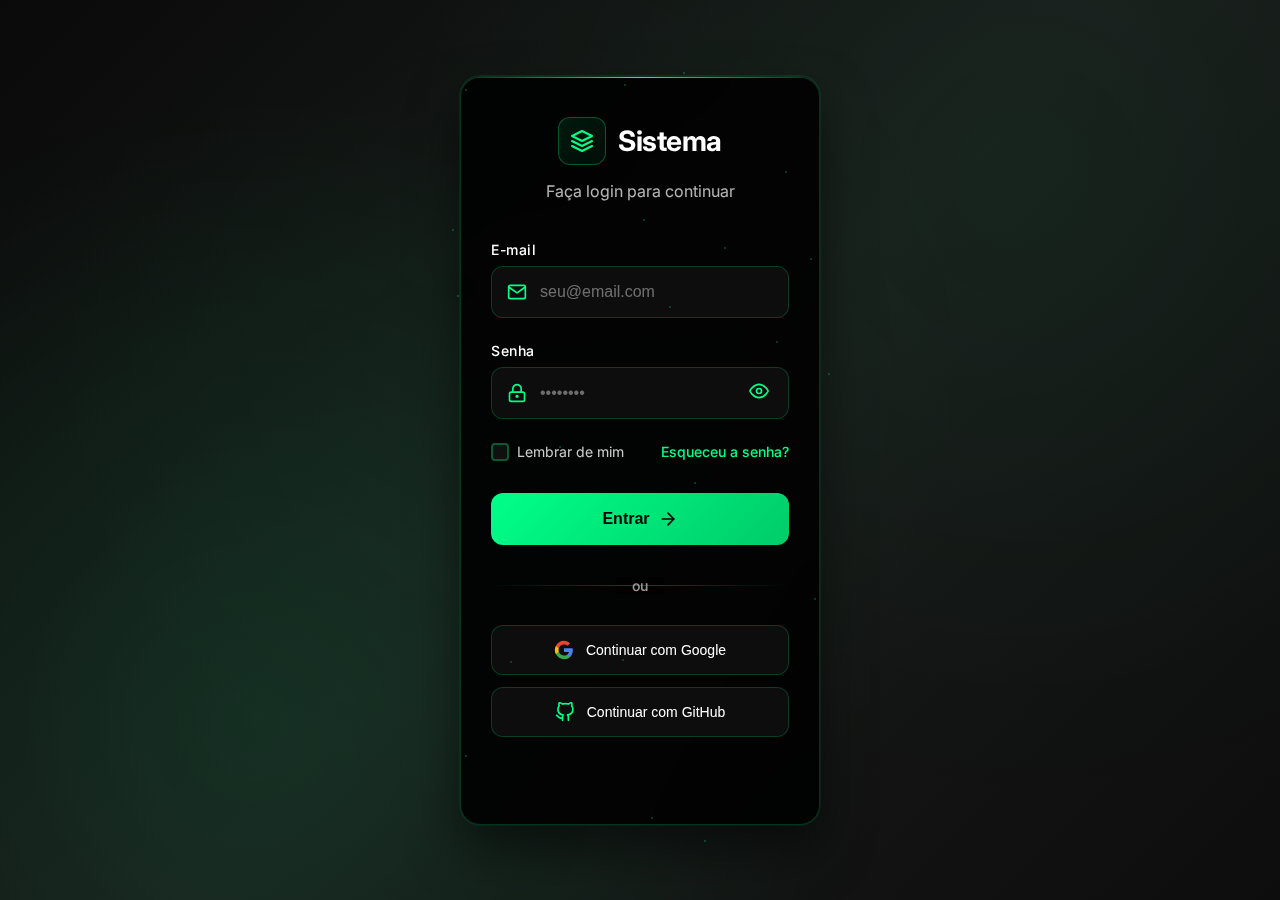
<file: index.html>
<!DOCTYPE html>
<html lang="pt-BR">
<head>
    <meta charset="UTF-8">
    <meta name="viewport" content="width=device-width, initial-scale=1.0">
    <title>Login - Sistema</title>
    <link rel="stylesheet" href="styles.css">
    <link href="https://fonts.googleapis.com/css2?family=Inter:wght@300;400;500;600;700&display=swap" rel="stylesheet">
</head>
<body>
    <div class="container">
        <div class="login-card">
            <div class="login-header">
                <div class="logo">
                    <div class="logo-icon">
                        <svg width="24" height="24" viewBox="0 0 24 24" fill="none" xmlns="http://www.w3.org/2000/svg">
                            <path d="M12 2L2 7L12 12L22 7L12 2Z" stroke="#00FF88" stroke-width="2" stroke-linecap="round" stroke-linejoin="round"/>
                            <path d="M2 17L12 22L22 17" stroke="#00FF88" stroke-width="2" stroke-linecap="round" stroke-linejoin="round"/>
                            <path d="M2 12L12 17L22 12" stroke="#00FF88" stroke-width="2" stroke-linecap="round" stroke-linejoin="round"/>
                        </svg>
                    </div>
                    <h1>Sistema</h1>
                </div>
                <p class="subtitle">Faça login para continuar</p>
            </div>
            
            <form class="login-form">
                <div class="input-group">
                    <label for="email">E-mail</label>
                    <div class="input-wrapper">
                        <svg class="input-icon" width="20" height="20" viewBox="0 0 24 24" fill="none" xmlns="http://www.w3.org/2000/svg">
                            <path d="M4 4H20C21.1 4 22 4.9 22 6V18C22 19.1 21.1 20 20 20H4C2.9 20 2 19.1 2 18V6C2 4.9 2.9 4 4 4Z" stroke="#00FF88" stroke-width="2" stroke-linecap="round" stroke-linejoin="round"/>
                            <polyline points="22,6 12,13 2,6" stroke="#00FF88" stroke-width="2" stroke-linecap="round" stroke-linejoin="round"/>
                        </svg>
                        <input type="email" id="email" name="email" placeholder="seu@email.com" required>
                    </div>
                </div>
                
                <div class="input-group">
                    <label for="password">Senha</label>
                    <div class="input-wrapper">
                        <svg class="input-icon" width="20" height="20" viewBox="0 0 24 24" fill="none" xmlns="http://www.w3.org/2000/svg">
                            <rect x="3" y="11" width="18" height="11" rx="2" ry="2" stroke="#00FF88" stroke-width="2"/>
                            <circle cx="12" cy="16" r="1" stroke="#00FF88" stroke-width="2"/>
                            <path d="M7 11V7C7 5.67392 7.52678 4.40215 8.46447 3.46447C9.40215 2.52678 10.6739 2 12 2C13.3261 2 14.5979 2.52678 15.5355 3.46447C16.4732 4.40215 17 5.67392 17 7V11" stroke="#00FF88" stroke-width="2"/>
                        </svg>
                        <input type="password" id="password" name="password" placeholder="••••••••" required>
                        <button type="button" class="toggle-password" onclick="togglePassword()">
                            <svg class="eye-icon" width="20" height="20" viewBox="0 0 24 24" fill="none" xmlns="http://www.w3.org/2000/svg">
                                <path d="M1 12S5 4 12 4S23 12 23 12S19 20 12 20S1 12 1 12Z" stroke="#00FF88" stroke-width="2" stroke-linecap="round" stroke-linejoin="round"/>
                                <circle cx="12" cy="12" r="3" stroke="#00FF88" stroke-width="2" stroke-linecap="round" stroke-linejoin="round"/>
                            </svg>
                        </button>
                    </div>
                </div>
                
                <div class="form-options">
                    <label class="checkbox-container">
                        <input type="checkbox" id="remember" name="remember">
                        <span class="checkmark"></span>
                        Lembrar de mim
                    </label>
                    <a href="#" class="forgot-password">Esqueceu a senha?</a>
                </div>
                
                <button type="submit" class="login-button">
                    <span>Entrar</span>
                    <svg class="button-icon" width="20" height="20" viewBox="0 0 24 24" fill="none" xmlns="http://www.w3.org/2000/svg">
                        <path d="M5 12H19" stroke="currentColor" stroke-width="2" stroke-linecap="round" stroke-linejoin="round"/>
                        <path d="M12 5L19 12L12 19" stroke="currentColor" stroke-width="2" stroke-linecap="round" stroke-linejoin="round"/>
                    </svg>
                </button>
            </form>
            
            <div class="divider">
                <span>ou</span>
            </div>
            
            <div class="social-login">
                <button class="social-button google">
                    <svg width="20" height="20" viewBox="0 0 24 24" fill="none" xmlns="http://www.w3.org/2000/svg">
                        <path d="M22.56 12.25c0-.78-.07-1.53-.2-2.25H12v4.26h5.92c-.26 1.37-1.04 2.53-2.21 3.31v2.77h3.57c2.08-1.92 3.28-4.74 3.28-8.09z" fill="#4285F4"/>
                        <path d="M12 23c2.97 0 5.46-.98 7.28-2.66l-3.57-2.77c-.98.66-2.23 1.06-3.71 1.06-2.86 0-5.29-1.93-6.16-4.53H2.18v2.84C3.99 20.53 7.7 23 12 23z" fill="#34A853"/>
                        <path d="M5.84 14.09c-.22-.66-.35-1.36-.35-2.09s.13-1.43.35-2.09V7.07H2.18C1.43 8.55 1 10.22 1 12s.43 3.45 1.18 4.93l2.85-2.22.81-.62z" fill="#FBBC05"/>
                        <path d="M12 5.38c1.62 0 3.06.56 4.21 1.64l3.15-3.15C17.45 2.09 14.97 1 12 1 7.7 1 3.99 3.47 2.18 7.07l3.66 2.84c.87-2.6 3.3-4.53 6.16-4.53z" fill="#EA4335"/>
                    </svg>
                    Continuar com Google
                </button>
                
                <button class="social-button github">
                    <svg width="20" height="20" viewBox="0 0 24 24" fill="none" xmlns="http://www.w3.org/2000/svg">
                        <path d="M9 19c-5 1.5-5-2.5-7-3m14 6v-3.87a3.37 3.37 0 0 0-.94-2.61c3.14-.35 6.44-1.54 6.44-7A5.44 5.44 0 0 0 20 4.77 5.07 5.07 0 0 0 19.91 1S18.73.65 16 2.48a13.38 13.38 0 0 0-7 0C6.27.65 5.09 1 5.09 1A5.07 5.07 0 0 0 5 4.77a5.44 5.44 0 0 0-1.5 3.78c0 5.42 3.3 6.61 6.44 7A3.37 3.37 0 0 0 9 18.13V22" stroke="#00FF88" stroke-width="2" stroke-linecap="round" stroke-linejoin="round"/>
                    </svg>
                    Continuar com GitHub
                </button>
            </div>
            
            <div class="signup-link">
                <p>Não tem uma conta? <a href="#">Cadastre-se</a></p>
            </div>
        </div>
    </div>

    <script src="script.js"></script>
</body>
</html>
</file>
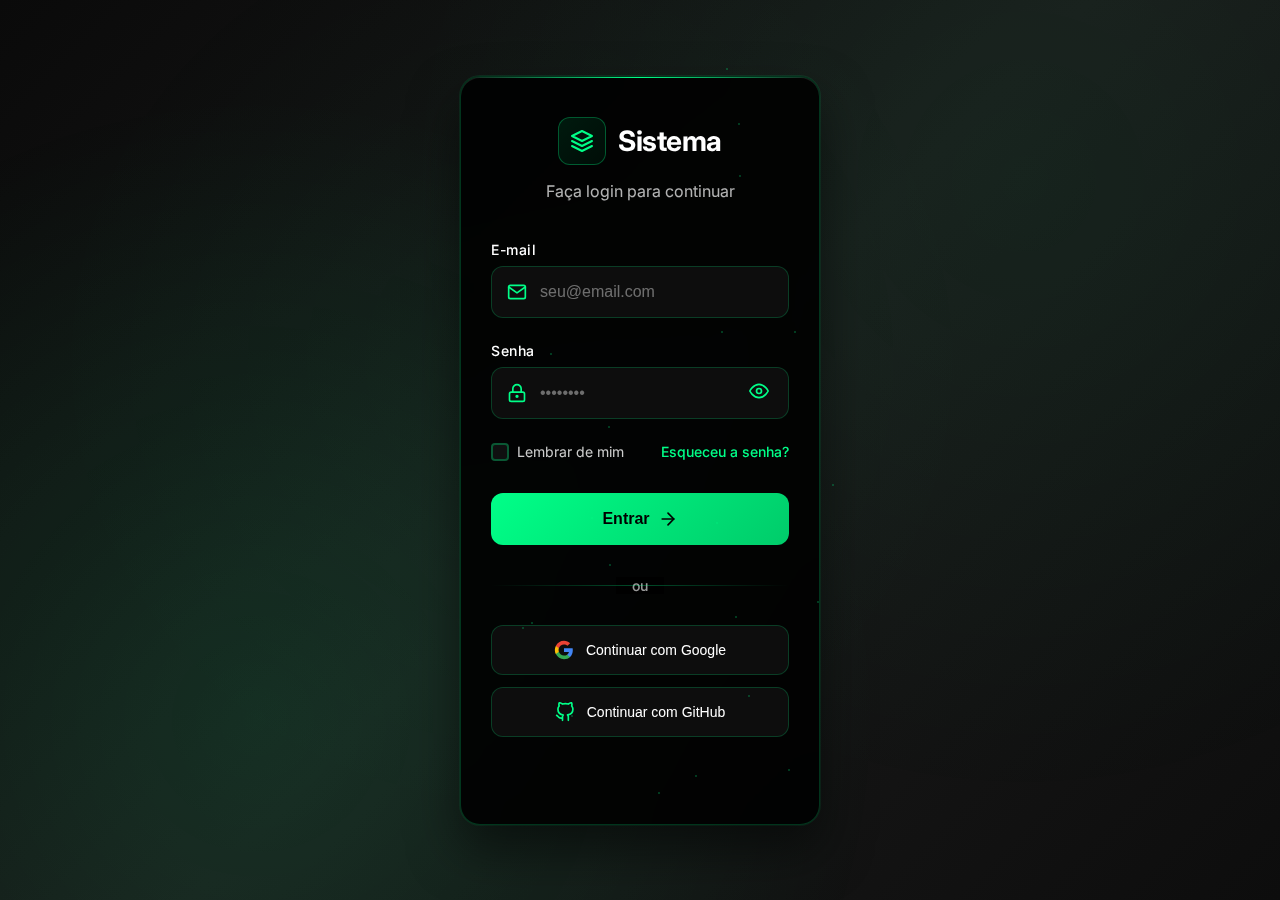
<file: worldcup-news.html>
<!DOCTYPE html>
<html lang="pt-BR">
<head>
    <meta charset="UTF-8">
    <meta name="viewport" content="width=device-width, initial-scale=1.0">
    <title>WORLD CUP NEWS - Copa do Mundo de Clubes 2025</title>
    <link rel="stylesheet" href="worldcup-styles.css">
    <link href="https://fonts.googleapis.com/css2?family=Inter:wght@300;400;500;600;700&display=swap" rel="stylesheet">
</head>
<body>
    <!-- Header com navegação -->
    <header class="header">
        <div class="header-container">
            <div class="logo-section">
                <div class="logo-icon">
                    <svg width="32" height="32" viewBox="0 0 24 24" fill="none" xmlns="http://www.w3.org/2000/svg">
                        <path d="M12 2L2 7L12 12L22 7L12 2Z" stroke="#00FF88" stroke-width="2" stroke-linecap="round" stroke-linejoin="round"/>
                        <path d="M2 17L12 22L22 17" stroke="#00FF88" stroke-width="2" stroke-linecap="round" stroke-linejoin="round"/>
                        <path d="M2 12L12 17L22 12" stroke="#00FF88" stroke-width="2" stroke-linecap="round" stroke-linejoin="round"/>
                    </svg>
                </div>
                <h1 class="site-title">WORLD CUP NEWS</h1>
            </div>
            
            <nav class="nav-menu">
                <a href="#noticias" class="nav-link active" data-tab="noticias">Notícias</a>
                <a href="#times" class="nav-link" data-tab="times">Times</a>
                <a href="#calendario" class="nav-link" data-tab="calendario">Calendário</a>
                <a href="#classificacao" class="nav-link" data-tab="classificacao">Classificação</a>
                <a href="#mata-mata" class="nav-link" data-tab="mata-mata">Mata-Mata</a>
            </nav>
            
            <div class="user-section">
                <span class="user-email" id="userEmail">usuário@email.com</span>
                <button class="logout-btn" onclick="logout()">
                    <svg width="20" height="20" viewBox="0 0 24 24" fill="none" xmlns="http://www.w3.org/2000/svg">
                        <path d="M9 21H5C4.46957 21 3.96086 20.7893 3.58579 20.4142C3.21071 20.0391 3 19.5304 3 19V5C3 4.46957 3.21071 3.96086 3.58579 3.58579C3.96086 3.21071 4.46957 3 5 3H9" stroke="#00FF88" stroke-width="2" stroke-linecap="round" stroke-linejoin="round"/>
                        <path d="M16 17L21 12L16 7" stroke="#00FF88" stroke-width="2" stroke-linecap="round" stroke-linejoin="round"/>
                        <path d="M21 12H9" stroke="#00FF88" stroke-width="2" stroke-linecap="round" stroke-linejoin="round"/>
                    </svg>
                    Sair
                </button>
            </div>
        </div>
    </header>

    <!-- Hero Section -->
    <section class="hero">
        <div class="hero-content">
            <div class="hero-text">
                <h2 class="hero-title">Copa do Mundo de Clubes 2025</h2>
                <p class="hero-subtitle">Acompanhe todas as notícias, resultados e novidades da maior competição de clubes do mundo</p>
                <div class="hero-stats">
                    <div class="stat">
                        <span class="stat-number">32</span>
                        <span class="stat-label">Times</span>
                    </div>
                    <div class="stat">
                        <span class="stat-number">64</span>
                        <span class="stat-label">Jogos</span>
                    </div>
                    <div class="stat">
                        <span class="stat-number">5</span>
                        <span class="stat-label">Continentes</span>
                    </div>
                </div>
            </div>
            <div class="hero-image">
                <div class="trophy-container">
                    <svg width="120" height="120" viewBox="0 0 24 24" fill="none" xmlns="http://www.w3.org/2000/svg">
                        <path d="M6 9H4.5C3.83696 9 3.20107 8.73661 2.73223 8.26777C2.26339 7.79893 2 7.16304 2 6.5V4.5C2 3.83696 2.26339 3.20107 2.73223 2.73223C3.20107 2.26339 3.83696 2 4.5 2H19.5C20.163 2 20.7989 2.26339 21.2678 2.73223C21.7366 3.20107 22 3.83696 22 4.5V6.5C22 7.16304 21.7366 7.79893 21.2678 8.26777C20.7989 8.73661 20.163 9 19.5 9H18" stroke="#00FF88" stroke-width="2" stroke-linecap="round" stroke-linejoin="round"/>
                        <path d="M8 9V13C8 14.0609 8.42143 15.0783 9.17157 15.8284C9.92172 16.5786 10.9391 17 12 17C13.0609 17 14.0783 16.5786 14.8284 15.8284C15.5786 15.0783 16 14.0609 16 13V9" stroke="#00FF88" stroke-width="2" stroke-linecap="round" stroke-linejoin="round"/>
                        <path d="M12 17V22" stroke="#00FF88" stroke-width="2" stroke-linecap="round" stroke-linejoin="round"/>
                        <path d="M8 22H16" stroke="#00FF88" stroke-width="2" stroke-linecap="round" stroke-linejoin="round"/>
                    </svg>
                </div>
            </div>
        </div>
    </section>

    <!-- Conteúdo das Abas -->
    <main class="main-content">
        <!-- Aba Notícias -->
        <section id="noticias" class="tab-content active">
            <div class="container">
                <h3 class="section-title">Notícias em Destaque</h3>
                
                <div class="news-grid">
                    <article class="news-card featured">
                        <div class="news-image">
                            <div class="image-placeholder">
                                <svg width="60" height="60" viewBox="0 0 24 24" fill="none" xmlns="http://www.w3.org/2000/svg">
                                    <path d="M23 7L16 12L23 17V7Z" stroke="#00FF88" stroke-width="2" stroke-linecap="round" stroke-linejoin="round"/>
                                    <path d="M14 5H3C1.89543 5 1 5.89543 1 7V17C1 18.1046 1.89543 19 3 19H14C15.1046 19 16 18.1046 16 17V7C16 5.89543 15.1046 5 14 5Z" stroke="#00FF88" stroke-width="2" stroke-linecap="round" stroke-linejoin="round"/>
                                </svg>
                            </div>
                            <div class="news-badge">DESTAQUE</div>
                        </div>
                        <div class="news-content">
                            <div class="news-meta">
                                <span class="news-category">Competição</span>
                                <span class="news-date">15 Dez 2024</span>
                            </div>
                            <h4 class="news-title">FIFA anuncia formato final da Copa do Mundo de Clubes 2025</h4>
                            <p class="news-excerpt">A FIFA revelou os detalhes finais da nova edição da competição que reunirá os melhores clubes do mundo em formato expandido...</p>
                            <a href="#" class="read-more">Ler mais</a>
                        </div>
                    </article>

                    <article class="news-card">
                        <div class="news-image">
                            <div class="image-placeholder">
                                <svg width="40" height="40" viewBox="0 0 24 24" fill="none" xmlns="http://www.w3.org/2000/svg">
                                    <circle cx="12" cy="12" r="10" stroke="#00FF88" stroke-width="2"/>
                                    <path d="M8 14L12 10L16 14" stroke="#00FF88" stroke-width="2" stroke-linecap="round" stroke-linejoin="round"/>
                                </svg>
                            </div>
                        </div>
                        <div class="news-content">
                            <div class="news-meta">
                                <span class="news-category">Times</span>
                                <span class="news-date">14 Dez 2024</span>
                            </div>
                            <h4 class="news-title">Manchester City confirma participação na competição</h4>
                            <p class="news-excerpt">O atual campeão da Champions League será um dos favoritos na disputa pelo título mundial...</p>
                            <a href="#" class="read-more">Ler mais</a>
                        </div>
                    </article>

                    <article class="news-card">
                        <div class="news-image">
                            <div class="image-placeholder">
                                <svg width="40" height="40" viewBox="0 0 24 24" fill="none" xmlns="http://www.w3.org/2000/svg">
                                    <path d="M12 2L2 7L12 12L22 7L12 2Z" stroke="#00FF88" stroke-width="2" stroke-linecap="round" stroke-linejoin="round"/>
                                    <path d="M2 17L12 22L22 17" stroke="#00FF88" stroke-width="2" stroke-linecap="round" stroke-linejoin="round"/>
                                </svg>
                            </div>
                        </div>
                        <div class="news-content">
                            <div class="news-meta">
                                <span class="news-category">Sorteio</span>
                                <span class="news-date">13 Dez 2024</span>
                            </div>
                            <h4 class="news-title">Sorteio dos grupos será realizado em janeiro</h4>
                            <p class="news-excerpt">A cerimônia de sorteio dos grupos da Copa do Mundo de Clubes 2025 acontecerá no próximo mês...</p>
                            <a href="#" class="read-more">Ler mais</a>
                        </div>
                    </article>
                </div>

                <h3 class="section-title">Últimas Notícias</h3>
                <div class="news-list">
                    <article class="news-item">
                        <div class="news-item-image">
                            <div class="image-placeholder small">
                                <svg width="24" height="24" viewBox="0 0 24 24" fill="none" xmlns="http://www.w3.org/2000/svg">
                                    <path d="M12 2L2 7L12 12L22 7L12 2Z" stroke="#00FF88" stroke-width="2" stroke-linecap="round" stroke-linejoin="round"/>
                                </svg>
                            </div>
                        </div>
                        <div class="news-item-content">
                            <div class="news-meta">
                                <span class="news-category">América do Sul</span>
                                <span class="news-date">12 Dez 2024</span>
                            </div>
                            <h4 class="news-item-title">Flamengo e Palmeiras representam o Brasil na competição</h4>
                            <p class="news-item-excerpt">Os dois clubes brasileiros confirmaram suas participações e já começaram os preparativos...</p>
                        </div>
                    </article>

                    <article class="news-item">
                        <div class="news-item-image">
                            <div class="image-placeholder small">
                                <svg width="24" height="24" viewBox="0 0 24 24" fill="none" xmlns="http://www.w3.org/2000/svg">
                                    <path d="M12 2L2 7L12 12L22 7L12 2Z" stroke="#00FF88" stroke-width="2" stroke-linecap="round" stroke-linejoin="round"/>
                                </svg>
                            </div>
                        </div>
                        <div class="news-item-content">
                            <div class="news-meta">
                                <span class="news-category">Europa</span>
                                <span class="news-date">11 Dez 2024</span>
                            </div>
                            <h4 class="news-item-title">Real Madrid busca recorde de títulos mundiais</h4>
                            <p class="news-item-excerpt">O clube espanhol, maior vencedor da competição, quer aumentar sua vantagem histórica...</p>
                        </div>
                    </article>
                </div>
            </div>
        </section>

        <!-- Aba Times -->
        <section id="times" class="tab-content">
            <div class="container">
                <h3 class="section-title">Times Participantes</h3>
                
                <div class="teams-filter">
                    <button class="filter-btn active" data-continent="todos">Todos</button>
                    <button class="filter-btn" data-continent="europa">Europa</button>
                    <button class="filter-btn" data-continent="america-sul">América do Sul</button>
                    <button class="filter-btn" data-continent="america-norte">América do Norte</button>
                    <button class="filter-btn" data-continent="africa">África</button>
                    <button class="filter-btn" data-continent="asia">Ásia</button>
                </div>

                <div class="teams-grid" id="teamsGrid">
                    <!-- Times serão carregados via JavaScript -->
                </div>
            </div>
        </section>

        <!-- Aba Calendário -->
        <section id="calendario" class="tab-content">
            <div class="container">
                <h3 class="section-title">Calendário de Jogos</h3>
                
                <div class="calendar-filter">
                    <button class="filter-btn active" data-phase="todos">Todas as Fases</button>
                    <button class="filter-btn" data-phase="grupos">Fase de Grupos</button>
                    <button class="filter-btn" data-phase="oitavas">Oitavas de Final</button>
                    <button class="filter-btn" data-phase="quartas">Quartas de Final</button>
                    <button class="filter-btn" data-phase="semifinal">Semifinal</button>
                    <button class="filter-btn" data-phase="final">Final</button>
                </div>

                <div class="matches-container" id="matchesContainer">
                    <!-- Jogos serão carregados via JavaScript -->
                </div>
            </div>
        </section>

        <!-- Aba Classificação -->
        <section id="classificacao" class="tab-content">
            <div class="container">
                <h3 class="section-title">Classificação</h3>
                
                <div class="standings-filter">
                    <button class="filter-btn active" data-group="todos">Todos os Grupos</button>
                    <button class="filter-btn" data-group="A">Grupo A</button>
                    <button class="filter-btn" data-group="B">Grupo B</button>
                    <button class="filter-btn" data-group="C">Grupo C</button>
                    <button class="filter-btn" data-group="D">Grupo D</button>
                    <button class="filter-btn" data-group="E">Grupo E</button>
                    <button class="filter-btn" data-group="F">Grupo F</button>
                    <button class="filter-btn" data-group="G">Grupo G</button>
                    <button class="filter-btn" data-group="H">Grupo H</button>
                </div>

                <div class="standings-container" id="standingsContainer">
                    <!-- Classificação será carregada via JavaScript -->
                </div>
            </div>
        </section>

        <!-- Aba Mata-Mata -->
        <section id="mata-mata" class="tab-content">
            <div class="container">
                <h3 class="section-title">Mata-Mata</h3>
                
                <div class="mata-mata-container" id="mata-mata-container">
                    <!-- Mata-mata será carregado via JavaScript -->
                </div>
            </div>
        </section>
    </main>

    <!-- Footer -->
    <footer class="footer">
        <div class="container">
            <div class="footer-content">
                <div class="footer-section">
                    <h4>WORLD CUP NEWS</h4>
                    <p>Acompanhe todas as notícias da Copa do Mundo de Clubes 2025</p>
                </div>
                <div class="footer-section">
                    <h4>Links Rápidos</h4>
                    <ul>
                        <li><a href="#noticias">Notícias</a></li>
                        <li><a href="#times">Times</a></li>
                        <li><a href="#calendario">Calendário</a></li>
                        <li><a href="#classificacao">Classificação</a></li>
                        <li><a href="#mata-mata">Mata-Mata</a></li>
                    </ul>
                </div>
                <div class="footer-section">
                    <h4>Contato</h4>
                    <p>contato@worldcupnews.com</p>
                    <div class="social-links">
                        <a href="#" class="social-link">Twitter</a>
                        <a href="#" class="social-link">Instagram</a>
                        <a href="#" class="social-link">Facebook</a>
                    </div>
                </div>
            </div>
            <div class="footer-bottom">
                <p>&copy; 2024 WORLD CUP NEWS. Todos os direitos reservados.</p>
            </div>
        </div>
    </footer>

    <script src="worldcup-script.js"></script>
</body>
</html>
</file>
<file: styles.css>
/* Reset e configurações básicas */
* {
    margin: 0;
    padding: 0;
    box-sizing: border-box;
}

body {
    font-family: 'Inter', sans-serif;
    background: linear-gradient(135deg, #0a0a0a 0%, #1a1a1a 50%, #0d0d0d 100%);
    min-height: 100vh;
    display: flex;
    align-items: center;
    justify-content: center;
    color: #ffffff;
    position: relative;
    overflow-x: hidden;
}

/* Efeito de fundo animado */
body::before {
    content: '';
    position: fixed;
    top: 0;
    left: 0;
    width: 100%;
    height: 100%;
    background: 
        radial-gradient(circle at 20% 80%, rgba(0, 255, 136, 0.1) 0%, transparent 50%),
        radial-gradient(circle at 80% 20%, rgba(0, 255, 136, 0.05) 0%, transparent 50%),
        radial-gradient(circle at 40% 40%, rgba(0, 255, 136, 0.03) 0%, transparent 50%);
    pointer-events: none;
    z-index: -1;
}

.container {
    width: 100%;
    max-width: 400px;
    padding: 20px;
    position: relative;
}

/* Card principal de login */
.login-card {
    background: rgba(0, 0, 0, 0.9);
    backdrop-filter: blur(20px);
    border: 1px solid rgba(0, 255, 136, 0.2);
    border-radius: 20px;
    padding: 40px 30px;
    box-shadow: 
        0 25px 50px rgba(0, 0, 0, 0.5),
        0 0 0 1px rgba(0, 255, 136, 0.1),
        inset 0 1px 0 rgba(255, 255, 255, 0.1);
    position: relative;
    overflow: hidden;
}

.login-card::before {
    content: '';
    position: absolute;
    top: 0;
    left: 0;
    right: 0;
    height: 1px;
    background: linear-gradient(90deg, transparent, #00FF88, transparent);
    animation: shimmer 3s ease-in-out infinite;
}

@keyframes shimmer {
    0%, 100% { opacity: 0.3; }
    50% { opacity: 1; }
}

/* Header do login */
.login-header {
    text-align: center;
    margin-bottom: 40px;
}

.logo {
    display: flex;
    align-items: center;
    justify-content: center;
    gap: 12px;
    margin-bottom: 16px;
}

.logo-icon {
    width: 48px;
    height: 48px;
    background: linear-gradient(135deg, rgba(0, 255, 136, 0.1), rgba(0, 255, 136, 0.05));
    border: 1px solid rgba(0, 255, 136, 0.3);
    border-radius: 12px;
    display: flex;
    align-items: center;
    justify-content: center;
    backdrop-filter: blur(10px);
}

.logo h1 {
    font-size: 28px;
    font-weight: 700;
    color: #ffffff;
    letter-spacing: -0.5px;
}

.subtitle {
    color: rgba(255, 255, 255, 0.7);
    font-size: 16px;
    font-weight: 400;
}

/* Formulário */
.login-form {
    margin-bottom: 30px;
}

.input-group {
    margin-bottom: 24px;
}

.input-group label {
    display: block;
    color: #ffffff;
    font-size: 14px;
    font-weight: 500;
    margin-bottom: 8px;
    letter-spacing: 0.5px;
}

.input-wrapper {
    position: relative;
    display: flex;
    align-items: center;
}

.input-icon {
    position: absolute;
    left: 16px;
    z-index: 2;
    transition: all 0.3s ease;
}

.input-wrapper input {
    width: 100%;
    padding: 16px 16px 16px 48px;
    background: rgba(255, 255, 255, 0.05);
    border: 1px solid rgba(0, 255, 136, 0.2);
    border-radius: 12px;
    color: #ffffff;
    font-size: 16px;
    font-weight: 400;
    transition: all 0.3s ease;
    backdrop-filter: blur(10px);
}

.input-wrapper input::placeholder {
    color: rgba(255, 255, 255, 0.4);
}

.input-wrapper input:focus {
    outline: none;
    border-color: #00FF88;
    box-shadow: 0 0 0 3px rgba(0, 255, 136, 0.1);
    background: rgba(255, 255, 255, 0.08);
}

.input-wrapper input:focus + .input-icon {
    transform: scale(1.1);
}

.toggle-password {
    position: absolute;
    right: 16px;
    background: none;
    border: none;
    cursor: pointer;
    padding: 4px;
    border-radius: 6px;
    transition: all 0.3s ease;
}

.toggle-password:hover {
    background: rgba(0, 255, 136, 0.1);
}

/* Opções do formulário */
.form-options {
    display: flex;
    justify-content: space-between;
    align-items: center;
    margin-bottom: 32px;
    flex-wrap: wrap;
    gap: 16px;
}

.checkbox-container {
    display: flex;
    align-items: center;
    gap: 8px;
    cursor: pointer;
    font-size: 14px;
    color: rgba(255, 255, 255, 0.8);
    font-weight: 400;
}

.checkbox-container input[type="checkbox"] {
    display: none;
}

.checkmark {
    width: 18px;
    height: 18px;
    border: 2px solid rgba(0, 255, 136, 0.3);
    border-radius: 4px;
    position: relative;
    transition: all 0.3s ease;
    background: rgba(255, 255, 255, 0.05);
}

.checkbox-container input[type="checkbox"]:checked + .checkmark {
    background: #00FF88;
    border-color: #00FF88;
}

.checkbox-container input[type="checkbox"]:checked + .checkmark::after {
    content: '✓';
    position: absolute;
    top: 50%;
    left: 50%;
    transform: translate(-50%, -50%);
    color: #000000;
    font-size: 12px;
    font-weight: bold;
}

.forgot-password {
    color: #00FF88;
    text-decoration: none;
    font-size: 14px;
    font-weight: 500;
    transition: all 0.3s ease;
}

.forgot-password:hover {
    color: #00CC6A;
    text-decoration: underline;
}

/* Botão de login */
.login-button {
    width: 100%;
    padding: 16px 24px;
    background: linear-gradient(135deg, #00FF88, #00CC6A);
    border: none;
    border-radius: 12px;
    color: #000000;
    font-size: 16px;
    font-weight: 600;
    cursor: pointer;
    transition: all 0.3s ease;
    display: flex;
    align-items: center;
    justify-content: center;
    gap: 8px;
    position: relative;
    overflow: hidden;
}

.login-button::before {
    content: '';
    position: absolute;
    top: 0;
    left: -100%;
    width: 100%;
    height: 100%;
    background: linear-gradient(90deg, transparent, rgba(255, 255, 255, 0.2), transparent);
    transition: left 0.5s ease;
}

.login-button:hover::before {
    left: 100%;
}

.login-button:hover {
    transform: translateY(-2px);
    box-shadow: 0 10px 25px rgba(0, 255, 136, 0.3);
}

.login-button:active {
    transform: translateY(0);
}

.button-icon {
    transition: transform 0.3s ease;
}

.login-button:hover .button-icon {
    transform: translateX(4px);
}

/* Divisor */
.divider {
    text-align: center;
    margin: 30px 0;
    position: relative;
}

.divider::before {
    content: '';
    position: absolute;
    top: 50%;
    left: 0;
    right: 0;
    height: 1px;
    background: linear-gradient(90deg, transparent, rgba(0, 255, 136, 0.3), transparent);
}

.divider span {
    background: rgba(0, 0, 0, 0.9);
    padding: 0 16px;
    color: rgba(255, 255, 255, 0.6);
    font-size: 14px;
    font-weight: 500;
}

/* Login social */
.social-login {
    display: flex;
    flex-direction: column;
    gap: 12px;
    margin-bottom: 30px;
}

.social-button {
    width: 100%;
    padding: 14px 20px;
    background: rgba(255, 255, 255, 0.05);
    border: 1px solid rgba(0, 255, 136, 0.2);
    border-radius: 12px;
    color: #ffffff;
    font-size: 14px;
    font-weight: 500;
    cursor: pointer;
    transition: all 0.3s ease;
    display: flex;
    align-items: center;
    justify-content: center;
    gap: 12px;
    backdrop-filter: blur(10px);
}

.social-button:hover {
    background: rgba(0, 255, 136, 0.1);
    border-color: #00FF88;
    transform: translateY(-1px);
}

.social-button:active {
    transform: translateY(0);
}

.social-button.google:hover {
    border-color: #4285F4;
    background: rgba(66, 133, 244, 0.1);
}

.social-button.github:hover {
    border-color: #00FF88;
    background: rgba(0, 255, 136, 0.1);
}

/* Link de cadastro */
.signup-link {
    text-align: center;
}

.signup-link p {
    color: rgba(255, 255, 255, 0.7);
    font-size: 14px;
    font-weight: 400;
}

.signup-link a {
    color: #00FF88;
    text-decoration: none;
    font-weight: 600;
    transition: all 0.3s ease;
}

.signup-link a:hover {
    color: #00CC6A;
    text-decoration: underline;
}

/* Responsividade */
@media (max-width: 480px) {
    .container {
        padding: 16px;
    }
    
    .login-card {
        padding: 30px 20px;
    }
    
    .form-options {
        flex-direction: column;
        align-items: flex-start;
        gap: 12px;
    }
    
    .logo h1 {
        font-size: 24px;
    }
    
    .logo-icon {
        width: 40px;
        height: 40px;
    }
}

/* Animações de entrada */
@keyframes fadeInUp {
    from {
        opacity: 0;
        transform: translateY(30px);
    }
    to {
        opacity: 1;
        transform: translateY(0);
    }
}

.login-card {
    animation: fadeInUp 0.6s ease-out;
}

/* Efeitos de hover nos inputs */
.input-wrapper:hover input {
    border-color: rgba(0, 255, 136, 0.4);
}

/* Efeito de foco no checkbox */
.checkbox-container:hover .checkmark {
    border-color: rgba(0, 255, 136, 0.5);
}

/* Melhorias de acessibilidade */
@media (prefers-reduced-motion: reduce) {
    * {
        animation-duration: 0.01ms !important;
        animation-iteration-count: 1 !important;
        transition-duration: 0.01ms !important;
    }
}

/* Scrollbar personalizada */
::-webkit-scrollbar {
    width: 8px;
}

::-webkit-scrollbar-track {
    background: rgba(0, 0, 0, 0.1);
}

::-webkit-scrollbar-thumb {
    background: rgba(0, 255, 136, 0.3);
    border-radius: 4px;
}

::-webkit-scrollbar-thumb:hover {
    background: rgba(0, 255, 136, 0.5);
}
</file>
<file: worldcup-styles.css>
/* Reset e configurações básicas */
* {
    margin: 0;
    padding: 0;
    box-sizing: border-box;
}

body {
    font-family: 'Inter', sans-serif;
    background: linear-gradient(135deg, #0a0a0a 0%, #1a1a1a 100%);
    color: #ffffff;
    line-height: 1.6;
    overflow-x: hidden;
}

/* Efeito de fundo animado */
body::before {
    content: '';
    position: fixed;
    top: 0;
    left: 0;
    width: 100%;
    height: 100%;
    background: 
        radial-gradient(circle at 20% 80%, rgba(0, 255, 136, 0.1) 0%, transparent 50%),
        radial-gradient(circle at 80% 20%, rgba(0, 255, 136, 0.05) 0%, transparent 50%),
        radial-gradient(circle at 40% 40%, rgba(0, 255, 136, 0.03) 0%, transparent 50%);
    pointer-events: none;
    z-index: -1;
}

.container {
    max-width: 1200px;
    margin: 0 auto;
    padding: 0 20px;
}

/* Header */
.header {
    background: rgba(0, 0, 0, 0.95);
    backdrop-filter: blur(20px);
    border-bottom: 1px solid rgba(0, 255, 136, 0.2);
    position: sticky;
    top: 0;
    z-index: 1000;
    box-shadow: 0 4px 20px rgba(0, 0, 0, 0.3);
}

.header-container {
    display: flex;
    justify-content: space-between;
    align-items: center;
    padding: 1rem 2rem;
    max-width: 1200px;
    margin: 0 auto;
}

.logo-section {
    display: flex;
    align-items: center;
    gap: 12px;
}

.logo-icon {
    display: flex;
    align-items: center;
    justify-content: center;
    width: 48px;
    height: 48px;
    background: rgba(0, 255, 136, 0.1);
    border-radius: 12px;
    border: 1px solid rgba(0, 255, 136, 0.3);
}

.site-title {
    font-size: 1.5rem;
    font-weight: 700;
    background: linear-gradient(135deg, #00FF88, #00CC6A);
    -webkit-background-clip: text;
    -webkit-text-fill-color: transparent;
    background-clip: text;
}

.nav-menu {
    display: flex;
    gap: 2rem;
}

.nav-link {
    color: #ffffff;
    text-decoration: none;
    font-weight: 500;
    padding: 0.5rem 1rem;
    border-radius: 8px;
    transition: all 0.3s ease;
    position: relative;
}

.nav-link:hover {
    background: rgba(0, 255, 136, 0.1);
    color: #00FF88;
}

.nav-link.active {
    background: rgba(0, 255, 136, 0.2);
    color: #00FF88;
    border: 1px solid rgba(0, 255, 136, 0.3);
}

.user-section {
    display: flex;
    align-items: center;
    gap: 1rem;
}

.user-email {
    color: #00FF88;
    font-weight: 500;
}

.logout-btn {
    display: flex;
    align-items: center;
    gap: 8px;
    background: rgba(255, 59, 48, 0.1);
    color: #FF3B30;
    border: 1px solid rgba(255, 59, 48, 0.3);
    padding: 0.5rem 1rem;
    border-radius: 8px;
    cursor: pointer;
    transition: all 0.3s ease;
    font-weight: 500;
}

.logout-btn:hover {
    background: rgba(255, 59, 48, 0.2);
    transform: translateY(-2px);
}

/* Hero Section */
.hero {
    padding: 4rem 0;
    background: linear-gradient(135deg, rgba(0, 255, 136, 0.05) 0%, rgba(0, 0, 0, 0.8) 100%);
}

.hero-content {
    display: grid;
    grid-template-columns: 1fr 1fr;
    gap: 4rem;
    align-items: center;
    max-width: 1200px;
    margin: 0 auto;
    padding: 0 2rem;
}

.hero-title {
    font-size: 3rem;
    font-weight: 700;
    margin-bottom: 1rem;
    background: linear-gradient(135deg, #00FF88, #00CC6A);
    -webkit-background-clip: text;
    -webkit-text-fill-color: transparent;
    background-clip: text;
}

.hero-subtitle {
    font-size: 1.2rem;
    color: #cccccc;
    margin-bottom: 2rem;
    line-height: 1.6;
}

.hero-stats {
    display: flex;
    gap: 2rem;
}

.stat {
    text-align: center;
}

.stat-number {
    display: block;
    font-size: 2rem;
    font-weight: 700;
    color: #00FF88;
}

.stat-label {
    font-size: 0.9rem;
    color: #888888;
    text-transform: uppercase;
    letter-spacing: 1px;
}

.hero-image {
    display: flex;
    justify-content: center;
    align-items: center;
}

.trophy-container {
    width: 200px;
    height: 200px;
    background: rgba(0, 255, 136, 0.1);
    border-radius: 50%;
    display: flex;
    align-items: center;
    justify-content: center;
    border: 2px solid rgba(0, 255, 136, 0.3);
    animation: float 6s ease-in-out infinite;
}

@keyframes float {
    0%, 100% { transform: translateY(0px); }
    50% { transform: translateY(-20px); }
}

/* Main Content e Abas */
.main-content {
    min-height: 60vh;
}

.tab-content {
    display: none;
    padding: 3rem 0;
}

.tab-content.active {
    display: block;
}

/* Garantir que a seção notícias seja exibida por padrão */
#noticias {
    display: block;
}

.section-title {
    font-size: 2rem;
    font-weight: 600;
    margin-bottom: 2rem;
    text-align: center;
    color: #00FF88;
}

.subsection-title {
    font-size: 1.5rem;
    font-weight: 600;
    margin-bottom: 1.5rem;
    color: #ffffff;
}

/* Filtros */
.teams-filter,
.calendar-filter,
.standings-filter {
    display: flex;
    justify-content: center;
    gap: 1rem;
    margin-bottom: 2rem;
    flex-wrap: wrap;
}

.filter-btn {
    background: rgba(0, 0, 0, 0.5);
    color: #ffffff;
    border: 1px solid rgba(0, 255, 136, 0.3);
    padding: 0.75rem 1.5rem;
    border-radius: 8px;
    cursor: pointer;
    transition: all 0.3s ease;
    font-weight: 500;
}

.filter-btn:hover {
    background: rgba(0, 255, 136, 0.1);
    color: #00FF88;
}

.filter-btn.active {
    background: rgba(0, 255, 136, 0.2);
    color: #00FF88;
    border-color: #00FF88;
}

/* Grid de Times */
.teams-grid {
    display: grid;
    grid-template-columns: repeat(auto-fill, minmax(280px, 1fr));
    gap: 1.5rem;
    margin-top: 2rem;
}

.team-card {
    background: rgba(0, 0, 0, 0.6);
    border: 1px solid rgba(0, 255, 136, 0.2);
    border-radius: 12px;
    padding: 1.5rem;
    transition: all 0.3s ease;
    cursor: pointer;
}

.team-card:hover {
    transform: translateY(-5px);
    border-color: #00FF88;
    box-shadow: 0 10px 25px rgba(0, 255, 136, 0.2);
}

.team-header {
    display: flex;
    align-items: center;
    gap: 1rem;
    margin-bottom: 1rem;
}

.team-logo {
    width: 60px;
    height: 60px;
    background: rgba(0, 255, 136, 0.1);
    border-radius: 50%;
    display: flex;
    align-items: center;
    justify-content: center;
    border: 2px solid rgba(0, 255, 136, 0.3);
}

.team-info h4 {
    font-size: 1.2rem;
    font-weight: 600;
    color: #ffffff;
    margin-bottom: 0.25rem;
}

.team-info .continent {
    font-size: 0.9rem;
    color: #00FF88;
    text-transform: uppercase;
    letter-spacing: 1px;
}

.team-stats {
    display: grid;
    grid-template-columns: 1fr 1fr;
    gap: 1rem;
    margin-top: 1rem;
}

.team-stat {
    text-align: center;
    padding: 0.75rem;
    background: rgba(0, 255, 136, 0.05);
    border-radius: 8px;
}

.team-stat .value {
    font-size: 1.5rem;
    font-weight: 700;
    color: #00FF88;
}

.team-stat .label {
    font-size: 0.8rem;
    color: #888888;
    text-transform: uppercase;
}

/* Calendário de Jogos */
.matches-container {
    display: flex;
    flex-direction: column;
    gap: 2rem;
}

/* Cabeçalhos das Fases */
.phase-header {
    background: linear-gradient(135deg, rgba(0, 255, 136, 0.1) 0%, rgba(0, 0, 0, 0.8) 100%);
    border: 1px solid rgba(0, 255, 136, 0.3);
    border-radius: 12px;
    padding: 1.5rem;
    margin-bottom: 1rem;
    display: flex;
    justify-content: space-between;
    align-items: center;
    position: relative;
    overflow: hidden;
}

.phase-header::before {
    content: '';
    position: absolute;
    top: 0;
    left: 0;
    right: 0;
    height: 3px;
    background: linear-gradient(90deg, #00FF88, #00CC6A);
}

.phase-title {
    font-size: 1.5rem;
    font-weight: 600;
    color: #00FF88;
    margin: 0;
}

.phase-count {
    background: rgba(0, 255, 136, 0.2);
    color: #00FF88;
    padding: 0.5rem 1rem;
    border-radius: 20px;
    font-size: 0.9rem;
    font-weight: 600;
    text-transform: uppercase;
    letter-spacing: 1px;
}

.match-card {
    background: rgba(0, 0, 0, 0.6);
    border: 1px solid rgba(0, 255, 136, 0.2);
    border-radius: 12px;
    padding: 1.5rem;
    transition: all 0.3s ease;
    margin-bottom: 1rem;
}

.match-card:hover {
    border-color: #00FF88;
    box-shadow: 0 5px 15px rgba(0, 255, 136, 0.1);
}

.match-header {
    display: flex;
    justify-content: space-between;
    align-items: center;
    margin-bottom: 1rem;
}

.match-phase {
    background: rgba(0, 255, 136, 0.1);
    color: #00FF88;
    padding: 0.25rem 0.75rem;
    border-radius: 20px;
    font-size: 0.8rem;
    font-weight: 600;
    text-transform: uppercase;
}

.match-date {
    color: #888888;
    font-size: 0.9rem;
}

.match-teams {
    display: flex;
    justify-content: space-between;
    align-items: center;
    margin-bottom: 1rem;
}

.team {
    display: flex;
    align-items: center;
    gap: 1rem;
    flex: 1;
}

.team.logo {
    justify-content: flex-end;
}

.team.logo .team-logo {
    order: 2;
}

.team.logo .team-name {
    text-align: right;
}

.team-logo {
    width: 50px;
    height: 50px;
    background: rgba(0, 255, 136, 0.1);
    border-radius: 50%;
    display: flex;
    align-items: center;
    justify-content: center;
    border: 2px solid rgba(0, 255, 136, 0.3);
}

.team-name {
    font-weight: 600;
    color: #ffffff;
}

.match-score {
    display: flex;
    align-items: center;
    gap: 1rem;
    font-size: 1.5rem;
    font-weight: 700;
    color: #00FF88;
}

.match-status {
    text-align: center;
    margin-top: 1rem;
    padding: 0.5rem;
    background: rgba(0, 255, 136, 0.1);
    border-radius: 8px;
    color: #00FF88;
    font-weight: 600;
}

/* Classificação */
.standings-container {
    display: flex;
    flex-direction: column;
    gap: 2rem;
}

.group-standings {
    background: rgba(0, 0, 0, 0.6);
    border: 1px solid rgba(0, 255, 136, 0.2);
    border-radius: 12px;
    overflow: hidden;
}

.group-header {
    background: rgba(0, 255, 136, 0.1);
    padding: 1rem;
    border-bottom: 1px solid rgba(0, 255, 136, 0.2);
}

.group-header h4 {
    color: #00FF88;
    font-weight: 600;
    text-align: center;
}

.standings-table {
    width: 100%;
    border-collapse: collapse;
}

.standings-table th,
.standings-table td {
    padding: 1rem;
    text-align: center;
    border-bottom: 1px solid rgba(255, 255, 255, 0.1);
}

.standings-table th {
    background: rgba(0, 0, 0, 0.3);
    color: #00FF88;
    font-weight: 600;
    text-transform: uppercase;
    font-size: 0.8rem;
    letter-spacing: 1px;
}

.standings-table tr:hover {
    background: rgba(0, 255, 136, 0.05);
}

.team-position {
    font-weight: 700;
    color: #00FF88;
}

.team-name-cell {
    display: flex;
    align-items: center;
    gap: 0.75rem;
    justify-content: flex-start;
}

.team-name-cell .team-logo {
    width: 30px;
    height: 30px;
}

.team-name-cell .team-name {
    font-weight: 600;
}

/* Jogos ao Vivo */
.live-matches {
    margin-bottom: 3rem;
}

.live-match-card {
    background: linear-gradient(135deg, rgba(255, 59, 48, 0.1) 0%, rgba(0, 0, 0, 0.8) 100%);
    border: 2px solid #FF3B30;
    border-radius: 12px;
    padding: 2rem;
    margin-bottom: 1rem;
    position: relative;
    overflow: hidden;
}

.live-match-card::before {
    content: '';
    position: absolute;
    top: 0;
    left: 0;
    right: 0;
    height: 4px;
    background: linear-gradient(90deg, #FF3B30, #FF9500);
    animation: pulse 2s ease-in-out infinite;
}

@keyframes pulse {
    0%, 100% { opacity: 1; }
    50% { opacity: 0.5; }
}

.live-badge {
    position: absolute;
    top: 1rem;
    right: 1rem;
    background: #FF3B30;
    color: #ffffff;
    padding: 0.25rem 0.75rem;
    border-radius: 20px;
    font-size: 0.8rem;
    font-weight: 600;
    text-transform: uppercase;
    animation: blink 1s ease-in-out infinite;
}

@keyframes blink {
    0%, 100% { opacity: 1; }
    50% { opacity: 0.5; }
}

.live-match-teams {
    display: flex;
    justify-content: space-between;
    align-items: center;
    margin: 2rem 0;
}

.live-team {
    display: flex;
    flex-direction: column;
    align-items: center;
    gap: 1rem;
    flex: 1;
}

.live-team.logo {
    align-items: flex-end;
}

.live-team.logo .team-logo {
    order: 2;
}

.live-team.logo .team-name {
    text-align: right;
}

.live-team .team-logo {
    width: 80px;
    height: 80px;
}

.live-score {
    font-size: 3rem;
    font-weight: 700;
    color: #FF3B30;
    text-shadow: 0 0 20px rgba(255, 59, 48, 0.5);
}

.match-time {
    text-align: center;
    margin-top: 1rem;
    font-size: 1.2rem;
    color: #FF3B30;
    font-weight: 600;
}

.upcoming-matches {
    margin-top: 3rem;
}

.upcoming-container {
    display: grid;
    grid-template-columns: repeat(auto-fill, minmax(300px, 1fr));
    gap: 1rem;
}

.upcoming-match {
    background: rgba(0, 0, 0, 0.6);
    border: 1px solid rgba(0, 255, 136, 0.2);
    border-radius: 12px;
    padding: 1.5rem;
    transition: all 0.3s ease;
}

.upcoming-match:hover {
    border-color: #00FF88;
    transform: translateY(-2px);
}

/* Notícias (mantidas do design original) */
.news-grid {
    display: grid;
    grid-template-columns: repeat(auto-fit, minmax(300px, 1fr));
    gap: 2rem;
    margin-bottom: 3rem;
}

.news-card {
    background: rgba(0, 0, 0, 0.6);
    border: 1px solid rgba(0, 255, 136, 0.2);
    border-radius: 12px;
    overflow: hidden;
    transition: all 0.3s ease;
    cursor: pointer;
}

.news-card:hover {
    transform: translateY(-5px);
    border-color: #00FF88;
    box-shadow: 0 10px 25px rgba(0, 255, 136, 0.2);
}

.news-card.featured {
    grid-column: span 2;
}

.news-image {
    position: relative;
    height: 200px;
    background: linear-gradient(135deg, rgba(0, 255, 136, 0.1) 0%, rgba(0, 0, 0, 0.8) 100%);
    display: flex;
    align-items: center;
    justify-content: center;
}

.image-placeholder {
    display: flex;
    align-items: center;
    justify-content: center;
    width: 100%;
    height: 100%;
}

.image-placeholder.small {
    width: 60px;
    height: 60px;
}

.news-badge {
    position: absolute;
    top: 1rem;
    right: 1rem;
    background: #00FF88;
    color: #000000;
    padding: 0.25rem 0.75rem;
    border-radius: 20px;
    font-size: 0.8rem;
    font-weight: 600;
    text-transform: uppercase;
}

.news-content {
    padding: 1.5rem;
}

.news-meta {
    display: flex;
    justify-content: space-between;
    align-items: center;
    margin-bottom: 1rem;
}

.news-category {
    background: rgba(0, 255, 136, 0.1);
    color: #00FF88;
    padding: 0.25rem 0.75rem;
    border-radius: 20px;
    font-size: 0.8rem;
    font-weight: 600;
    text-transform: uppercase;
}

.news-date {
    color: #888888;
    font-size: 0.9rem;
}

.news-title {
    font-size: 1.2rem;
    font-weight: 600;
    margin-bottom: 1rem;
    color: #ffffff;
    line-height: 1.4;
}

.news-excerpt {
    color: #cccccc;
    margin-bottom: 1rem;
    line-height: 1.6;
}

.read-more {
    color: #00FF88;
    text-decoration: none;
    font-weight: 600;
    transition: color 0.3s ease;
}

.read-more:hover {
    color: #00CC6A;
}

.news-list {
    display: flex;
    flex-direction: column;
    gap: 1.5rem;
}

.news-item {
    display: flex;
    gap: 1.5rem;
    background: rgba(0, 0, 0, 0.6);
    border: 1px solid rgba(0, 255, 136, 0.2);
    border-radius: 12px;
    padding: 1.5rem;
    transition: all 0.3s ease;
    cursor: pointer;
}

.news-item:hover {
    border-color: #00FF88;
    transform: translateX(5px);
}

.news-item-image {
    flex-shrink: 0;
}

.news-item-content {
    flex: 1;
}

.news-item-title {
    font-size: 1.1rem;
    font-weight: 600;
    margin-bottom: 0.5rem;
    color: #ffffff;
}

.news-item-excerpt {
    color: #cccccc;
    line-height: 1.6;
}

/* Footer */
.footer {
    background: rgba(0, 0, 0, 0.95);
    border-top: 1px solid rgba(0, 255, 136, 0.2);
    padding: 3rem 0 1rem;
    margin-top: 4rem;
}

.footer-content {
    display: grid;
    grid-template-columns: repeat(auto-fit, minmax(250px, 1fr));
    gap: 2rem;
    margin-bottom: 2rem;
}

.footer-section h4 {
    color: #00FF88;
    margin-bottom: 1rem;
    font-weight: 600;
}

.footer-section p {
    color: #cccccc;
    line-height: 1.6;
}

.footer-section ul {
    list-style: none;
}

.footer-section ul li {
    margin-bottom: 0.5rem;
}

.footer-section ul li a {
    color: #cccccc;
    text-decoration: none;
    transition: color 0.3s ease;
}

.footer-section ul li a:hover {
    color: #00FF88;
}

.social-links {
    display: flex;
    gap: 1rem;
    margin-top: 1rem;
}

.social-link {
    color: #00FF88;
    text-decoration: none;
    font-weight: 500;
    transition: color 0.3s ease;
}

.social-link:hover {
    color: #00CC6A;
}

.footer-bottom {
    text-align: center;
    padding-top: 2rem;
    border-top: 1px solid rgba(255, 255, 255, 0.1);
    color: #888888;
}

/* Responsividade */
@media (max-width: 768px) {
    .header-container {
        flex-direction: column;
        gap: 1rem;
        padding: 1rem;
    }
    
    .nav-menu {
        gap: 1rem;
        flex-wrap: wrap;
        justify-content: center;
    }
    
    .hero-content {
        grid-template-columns: 1fr;
        text-align: center;
        gap: 2rem;
    }
    
    .hero-title {
        font-size: 2rem;
    }
    
    .hero-stats {
        justify-content: center;
    }
    
    .teams-filter,
    .calendar-filter,
    .standings-filter {
        flex-direction: column;
        align-items: center;
    }
    
    .teams-grid {
        grid-template-columns: 1fr;
    }
    
    .news-grid {
        grid-template-columns: 1fr;
    }
    
    .news-card.featured {
        grid-column: span 1;
    }
    
    .news-item {
        flex-direction: column;
    }
    
    .match-teams {
        flex-direction: column;
        gap: 1rem;
    }
    
    .live-match-teams {
        flex-direction: column;
        gap: 2rem;
    }
    
    .upcoming-container {
        grid-template-columns: 1fr;
    }
    
    .phase-header {
        flex-direction: column;
        gap: 1rem;
        text-align: center;
    }
}

/* Animações e efeitos */
@keyframes slideIn {
    from {
        opacity: 0;
        transform: translateY(30px);
    }
    to {
        opacity: 1;
        transform: translateY(0);
    }
}

.tab-content.active {
    animation: slideIn 0.5s ease-out;
}

/* Scrollbar personalizada */
::-webkit-scrollbar {
    width: 8px;
}

::-webkit-scrollbar-track {
    background: rgba(0, 0, 0, 0.3);
}

::-webkit-scrollbar-thumb {
    background: rgba(0, 255, 136, 0.5);
    border-radius: 4px;
}

::-webkit-scrollbar-thumb:hover {
    background: rgba(0, 255, 136, 0.7);
}

/* Estilos para as bolinhas de resultado na classificação */
.ultimos-jogos {
    display: flex;
    gap: 2px;
    justify-content: center;
}

.resultado {
    font-size: 12px;
    font-weight: bold;
}

.resultado.verde {
    color: #28a745;
}

.resultado.cinza {
    color: #6c757d;
}

.resultado.vermelho {
    color: #dc3545;
}

/* Melhorias na tabela de classificação */
.tabela-classificacao {
    width: 100%;
    border-collapse: collapse;
    margin: 10px 0;
    background: #004d26;
    border-radius: 8px;
    overflow: hidden;
    box-shadow: 0 2px 8px rgba(0,0,0,0.3);
}

.tabela-classificacao th {
    background: #1a1a1a;
    color: white;
    padding: 12px 8px;
    text-align: center;
    font-weight: 600;
    font-size: 14px;
}

.tabela-classificacao td {
    padding: 10px 8px;
    text-align: center;
    border-bottom: 1px solid rgba(255, 255, 255, 0.1);
    font-size: 14px;
    color: #FFFFFF !important;
    background: #004d26;
}

.tabela-classificacao tr:nth-child(even) {
    background: #004d26;
}

.tabela-classificacao tr:nth-child(even) td {
    color: #FFFFFF !important;
    background: #004d26;
}

.tabela-classificacao tr:hover {
    background: #006633;
}

.tabela-classificacao tr:hover td {
    color: #FFFFFF !important;
    background: #006633;
}

.tabela-classificacao tr:focus td {
    color: #FFFFFF !important;
    background: #006633;
}

.tabela-classificacao td:first-child {
    font-weight: bold;
    color: #FFFFFF !important;
    background: #004d26;
}

.tabela-classificacao td:nth-child(2) {
    text-align: left;
    font-weight: 600;
    color: #FFFFFF !important;
    background: #004d26;
}

.tabela-classificacao td:nth-child(3) {
    font-weight: bold;
    color: #FFFFFF !important;
    background: #004d26;
}

/* Responsividade para tabelas */
@media (max-width: 768px) {
    .tabela-classificacao {
        font-size: 12px;
    }
    
    .tabela-classificacao th,
    .tabela-classificacao td {
        padding: 8px 4px;
    }
    
    .tabela-classificacao th:nth-child(4),
    .tabela-classificacao th:nth-child(5),
    .tabela-classificacao th:nth-child(6),
    .tabela-classificacao th:nth-child(7),
    .tabela-classificacao td:nth-child(4),
    .tabela-classificacao td:nth-child(5),
    .tabela-classificacao td:nth-child(6),
    .tabela-classificacao td:nth-child(7) {
        display: none;
    }
}

/* Estilos para as seções carregadas dinamicamente */
.grupo-times {
    margin-bottom: 2rem;
}

.titulo-grupo {
    font-size: 1.5rem;
    font-weight: 600;
    color: #00FF88;
    margin-bottom: 1rem;
    text-align: center;
    background: rgba(0, 255, 136, 0.1);
    padding: 1rem;
    border-radius: 8px;
    border: 1px solid rgba(0, 255, 136, 0.3);
}

.times-grid {
    display: grid;
    grid-template-columns: repeat(auto-fill, minmax(250px, 1fr));
    gap: 1rem;
    margin-bottom: 1rem;
}

.time-card {
    background: rgba(0, 0, 0, 0.6);
    border: 1px solid rgba(0, 255, 136, 0.2);
    border-radius: 12px;
    padding: 1.5rem;
    transition: all 0.3s ease;
    display: flex;
    align-items: center;
    gap: 1rem;
}

.time-card:hover {
    transform: translateY(-5px);
    border-color: #00FF88;
    box-shadow: 0 10px 25px rgba(0, 255, 136, 0.2);
}

.escudo {
    font-size: 2rem;
    width: 60px;
    height: 60px;
    display: flex;
    align-items: center;
    justify-content: center;
    background: rgba(0, 255, 136, 0.1);
    border-radius: 50%;
    border: 2px solid rgba(0, 255, 136, 0.3);
}

.info-time h4 {
    font-size: 1.1rem;
    font-weight: 600;
    color: #ffffff;
    margin-bottom: 0.25rem;
}

.info-time p {
    font-size: 0.9rem;
    color: #00FF88;
    margin: 0;
}

/* Estilos para o calendário */
.rodada-jogos {
    margin-bottom: 2rem;
}

.titulo-rodada {
    font-size: 1.5rem;
    font-weight: 600;
    color: #00FF88;
    margin-bottom: 1rem;
    text-align: center;
    background: rgba(0, 255, 136, 0.1);
    padding: 1rem;
    border-radius: 8px;
    border: 1px solid rgba(0, 255, 136, 0.3);
}

.jogos-grid {
    display: grid;
    grid-template-columns: repeat(auto-fill, minmax(300px, 1fr));
    gap: 1rem;
}

.jogo-card {
    background: rgba(0, 0, 0, 0.6);
    border: 1px solid rgba(0, 255, 136, 0.2);
    border-radius: 12px;
    padding: 1.5rem;
    transition: all 0.3s ease;
}

.jogo-card:hover {
    transform: translateY(-5px);
    border-color: #00FF88;
    box-shadow: 0 10px 25px rgba(0, 255, 136, 0.2);
}

.data-jogo {
    font-size: 0.9rem;
    color: #00FF88;
    margin-bottom: 0.5rem;
    text-align: center;
}

.times-jogo {
    display: flex;
    justify-content: space-between;
    align-items: center;
    margin-bottom: 0.5rem;
}

.time {
    font-weight: 600;
    color: #ffffff;
}

.placar {
    font-size: 1.2rem;
    font-weight: bold;
    color: #00FF88;
    background: rgba(0, 255, 136, 0.1);
    padding: 0.5rem 1rem;
    border-radius: 8px;
}

.grupo-jogo {
    font-size: 0.8rem;
    color: #888888;
    text-align: center;
    text-transform: uppercase;
}

/* Estilos para o mata-mata */
.fase-mata-mata {
    margin-bottom: 2rem;
}

.titulo-fase {
    font-size: 1.5rem;
    font-weight: 600;
    color: #00FF88;
    margin-bottom: 1rem;
    text-align: center;
    background: rgba(0, 255, 136, 0.1);
    padding: 1rem;
    border-radius: 8px;
    border: 1px solid rgba(0, 255, 136, 0.3);
}

.jogos-mata-mata {
    display: grid;
    grid-template-columns: repeat(auto-fill, minmax(300px, 1fr));
    gap: 1rem;
}

.jogo-mata-mata-card {
    background: rgba(0, 0, 0, 0.6);
    border: 1px solid rgba(0, 255, 136, 0.2);
    border-radius: 12px;
    padding: 1.5rem;
    transition: all 0.3s ease;
}

.jogo-mata-mata-card:hover {
    transform: translateY(-5px);
    border-color: #00FF88;
    box-shadow: 0 10px 25px rgba(0, 255, 136, 0.2);
}

.data-hora {
    font-size: 0.9rem;
    color: #00FF88;
    margin-bottom: 1rem;
    text-align: center;
}

.confronto {
    display: flex;
    justify-content: space-between;
    align-items: center;
}

.confronto .time {
    font-weight: 600;
    color: #ffffff;
    flex: 1;
    text-align: center;
}

.confronto .vs {
    font-size: 1.5rem;
    margin: 0 1rem;
    color: #00FF88;
}

/* Responsividade */
@media (max-width: 768px) {
    .times-grid {
        grid-template-columns: 1fr;
    }
    
    .jogos-grid,
    .jogos-mata-mata {
        grid-template-columns: 1fr;
    }
    
    .times-jogo,
    .confronto {
        flex-direction: column;
        gap: 0.5rem;
    }
    
    .confronto .vs {
        margin: 0.5rem 0;
    }
}

/* Estilos para grupos de classificação */
.grupo-classificacao {
    margin-bottom: 2rem;
}

.grupo-classificacao .titulo-grupo {
    font-size: 1.5rem;
    font-weight: 600;
    color: #00FF88;
    margin-bottom: 1rem;
    text-align: center;
    background: rgba(0, 255, 136, 0.1);
    padding: 1rem;
    border-radius: 8px;
    border: 1px solid rgba(0, 255, 136, 0.3);
}
</file>
